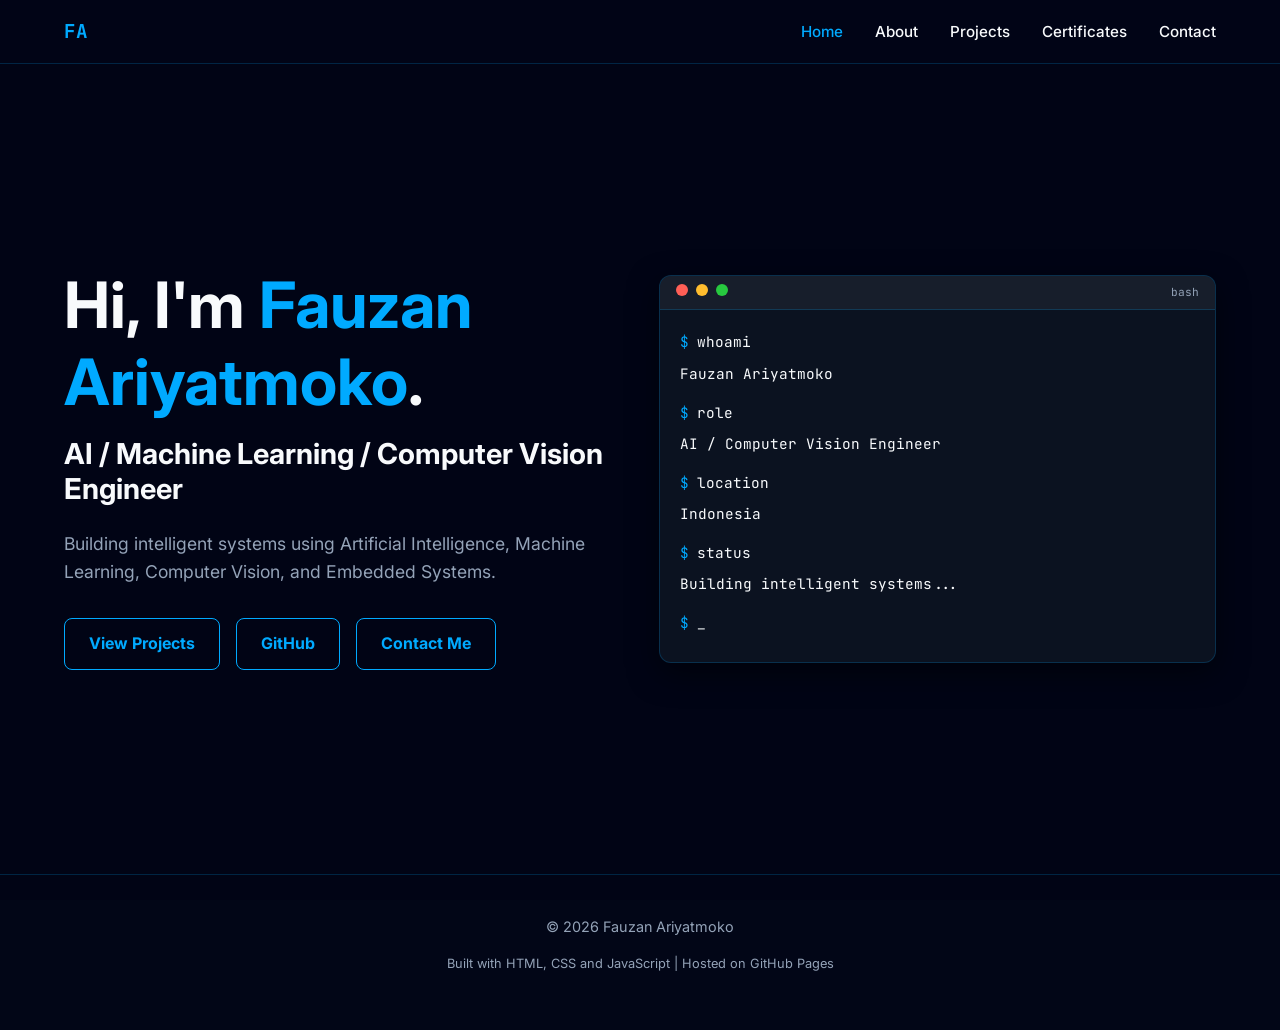
<file: index.html>
<!DOCTYPE html>
<html lang="en">
<head>
    <meta charset="UTF-8">
    <meta name="viewport" content="width=device-width, initial-scale=1.0">
    <meta name="description" content="Fauzan Ariyatmoko | AI / Machine Learning / Computer Vision Engineer Portfolio">
    <title>Fauzan Ariyatmoko | AI & Computer Vision Engineer</title>
    
    <!-- Fonts -->
    <link rel="preconnect" href="https://fonts.googleapis.com">
    <link rel="preconnect" href="https://fonts.gstatic.com" crossorigin>
    <link href="https://fonts.googleapis.com/css2?family=Inter:wght@400;700&family=JetBrains+Mono:wght@400;700&display=swap" rel="stylesheet">
    
    <!-- CSS -->
    <link rel="stylesheet" href="./css/style.css">
    <style>
        /* Phase 1 Specific Styles */
        #matrix-canvas {
            position: fixed;
            top: 0;
            left: 0;
            width: 100%;
            height: 100%;
            z-index: -1;
            pointer-events: none;
        }

        .navbar {
            position: sticky;
            top: 0;
            z-index: 100;
            background: rgba(2, 6, 23, 0.8);
            backdrop-filter: blur(10px);
            border-bottom: 1px solid var(--border-subtle);
            padding: 1rem 0;
        }

        .nav-container {
            display: flex;
            justify-content: space-between;
            align-items: center;
        }

        .nav-links {
            display: flex;
            gap: 2rem;
            list-style: none;
        }

        .nav-link {
            color: var(--text-primary);
            font-weight: 500;
            font-size: 0.95rem;
        }

        .nav-link:hover, .nav-link.active {
            color: var(--accent-primary);
        }

        .hero {
            min-height: 90vh;
            display: flex;
            align-items: center;
            justify-content: space-between;
            gap: 40px;
        }

        .hero-content {
            flex: 1;
        }

        .hero-terminal {
            flex: 1;
            background: var(--card-bg);
            border: 1px solid var(--border-subtle);
            border-radius: var(--card-radius);
            font-family: var(--font-mono);
            overflow: hidden;
            box-shadow: 0 10px 30px rgba(0, 0, 0, 0.5);
        }

        .terminal-header {
            background: rgba(255, 255, 255, 0.05);
            padding: 8px 16px;
            display: flex;
            gap: 8px;
            border-bottom: 1px solid var(--border-subtle);
        }

        .terminal-dot {
            width: 12px;
            height: 12px;
            border-radius: 50%;
        }

        .dot-red { background: #ff5f56; }
        .dot-yellow { background: #ffbd2e; }
        .dot-green { background: #27c93f; }

        .terminal-body {
            padding: 20px;
            font-size: 0.9rem;
        }

        .terminal-line { margin-bottom: 8px; }
        .terminal-prompt { color: var(--accent-primary); margin-right: 8px; }

        .btn {
            display: inline-block;
            padding: 12px 24px;
            border-radius: var(--radius);
            font-weight: 700;
            text-align: center;
            cursor: pointer;
            border: 1px solid transparent;
            transition: all 0.3s ease;
        }

        .btn-primary {
            background: transparent;
            border-color: var(--accent-primary);
            color: var(--accent-primary);
        }

        .btn-primary:hover {
            background: var(--accent-primary);
            color: var(--bg-primary);
            box-shadow: 0 0 15px var(--accent-primary);
        }

        .hero-buttons {
            display: flex;
            gap: 16px;
            margin-top: 32px;
        }

        @media (max-width: 992px) {
            .hero {
                flex-direction: column;
                text-align: center;
                padding-top: 40px;
            }
            .hero-buttons {
                justify-content: center;
            }
            .hero-terminal {
                width: 100%;
                text-align: left;
            }
        }

        .footer {
            padding: 40px 0;
            border-top: 1px solid var(--border-subtle);
            text-align: center;
            font-size: 0.9rem;
            color: var(--text-secondary);
        }
    </style>
</head>
<body>
    <canvas id="matrix-canvas"></canvas>

    <nav class="navbar">
        <div class="container nav-container">
            <a href="index.html" class="font-mono text-accent" style="font-weight: 700; font-size: 1.2rem;">FA</a>
            <ul class="nav-links">
                <li><a href="index.html" class="nav-link active">Home</a></li>
                <li><a href="about.html" class="nav-link">About</a></li>
                <li><a href="projects.html" class="nav-link">Projects</a></li>
                <li><a href="certificates.html" class="nav-link">Certificates</a></li>
                <li><a href="contact.html" class="nav-link">Contact</a></li>
            </ul>
        </div>
    </nav>

    <main>
        <section class="hero container">
            <div class="hero-content">
                <h1 style="font-size: clamp(2.5rem, 5vw, 4rem);">Hi, I'm <span class="text-accent">Fauzan Ariyatmoko</span>.</h1>
                <h2 style="font-size: clamp(1.2rem, 3vw, 1.8rem); margin-bottom: 24px;">AI / Machine Learning / Computer Vision Engineer</h2>
                <p style="font-size: 1.1rem; max-width: 600px;">
                    Building intelligent systems using Artificial Intelligence, Machine Learning, Computer Vision, and Embedded Systems.
                </p>
                <div class="hero-buttons">
                    <a href="projects.html" class="btn btn-primary">View Projects</a>
                    <a href="https://github.com" target="_blank" rel="noopener noreferrer" class="btn btn-primary">GitHub</a>
                    <a href="contact.html" class="btn btn-primary">Contact Me</a>
                </div>
            </div>
            
            <div class="hero-terminal">
                <div class="terminal-header">
                    <div class="terminal-dot dot-red"></div>
                    <div class="terminal-dot dot-yellow"></div>
                    <div class="terminal-dot dot-green"></div>
                    <span style="margin-left: auto; font-size: 0.7rem; color: var(--text-secondary);">bash</span>
                </div>
                <div class="terminal-body font-mono">
                    <div class="terminal-line"><span class="terminal-prompt">$</span>whoami</div>
                    <div class="terminal-line">Fauzan Ariyatmoko</div>
                    <div class="terminal-line" style="margin-top: 16px;"><span class="terminal-prompt">$</span>role</div>
                    <div class="terminal-line">AI / Computer Vision Engineer</div>
                    <div class="terminal-line" style="margin-top: 16px;"><span class="terminal-prompt">$</span>location</div>
                    <div class="terminal-line">Indonesia</div>
                    <div class="terminal-line" style="margin-top: 16px;"><span class="terminal-prompt">$</span>status</div>
                    <div class="terminal-line">Building intelligent systems...</div>
                    <div class="terminal-line" style="margin-top: 16px;"><span class="terminal-prompt">$</span><span class="cursor">_</span></div>
                </div>
            </div>
        </section>
    </main>

    <footer class="footer">
        <div class="container">
            <p>&copy; 2026 Fauzan Ariyatmoko</p>
            <p style="font-size: 0.8rem; margin-top: 8px;">Built with HTML, CSS and JavaScript | Hosted on GitHub Pages</p>
        </div>
    </footer>

    <!-- Scripts -->
    <script src="./js/matrix.js"></script>
    <script>
        // Inline cursor animation for Terminal
        setInterval(() => {
            const cursor = document.querySelector('.cursor');
            if (cursor) cursor.style.visibility = cursor.style.visibility === 'hidden' ? 'visible' : 'hidden';
        }, 500);
    </script>
</body>
</html>
</file>
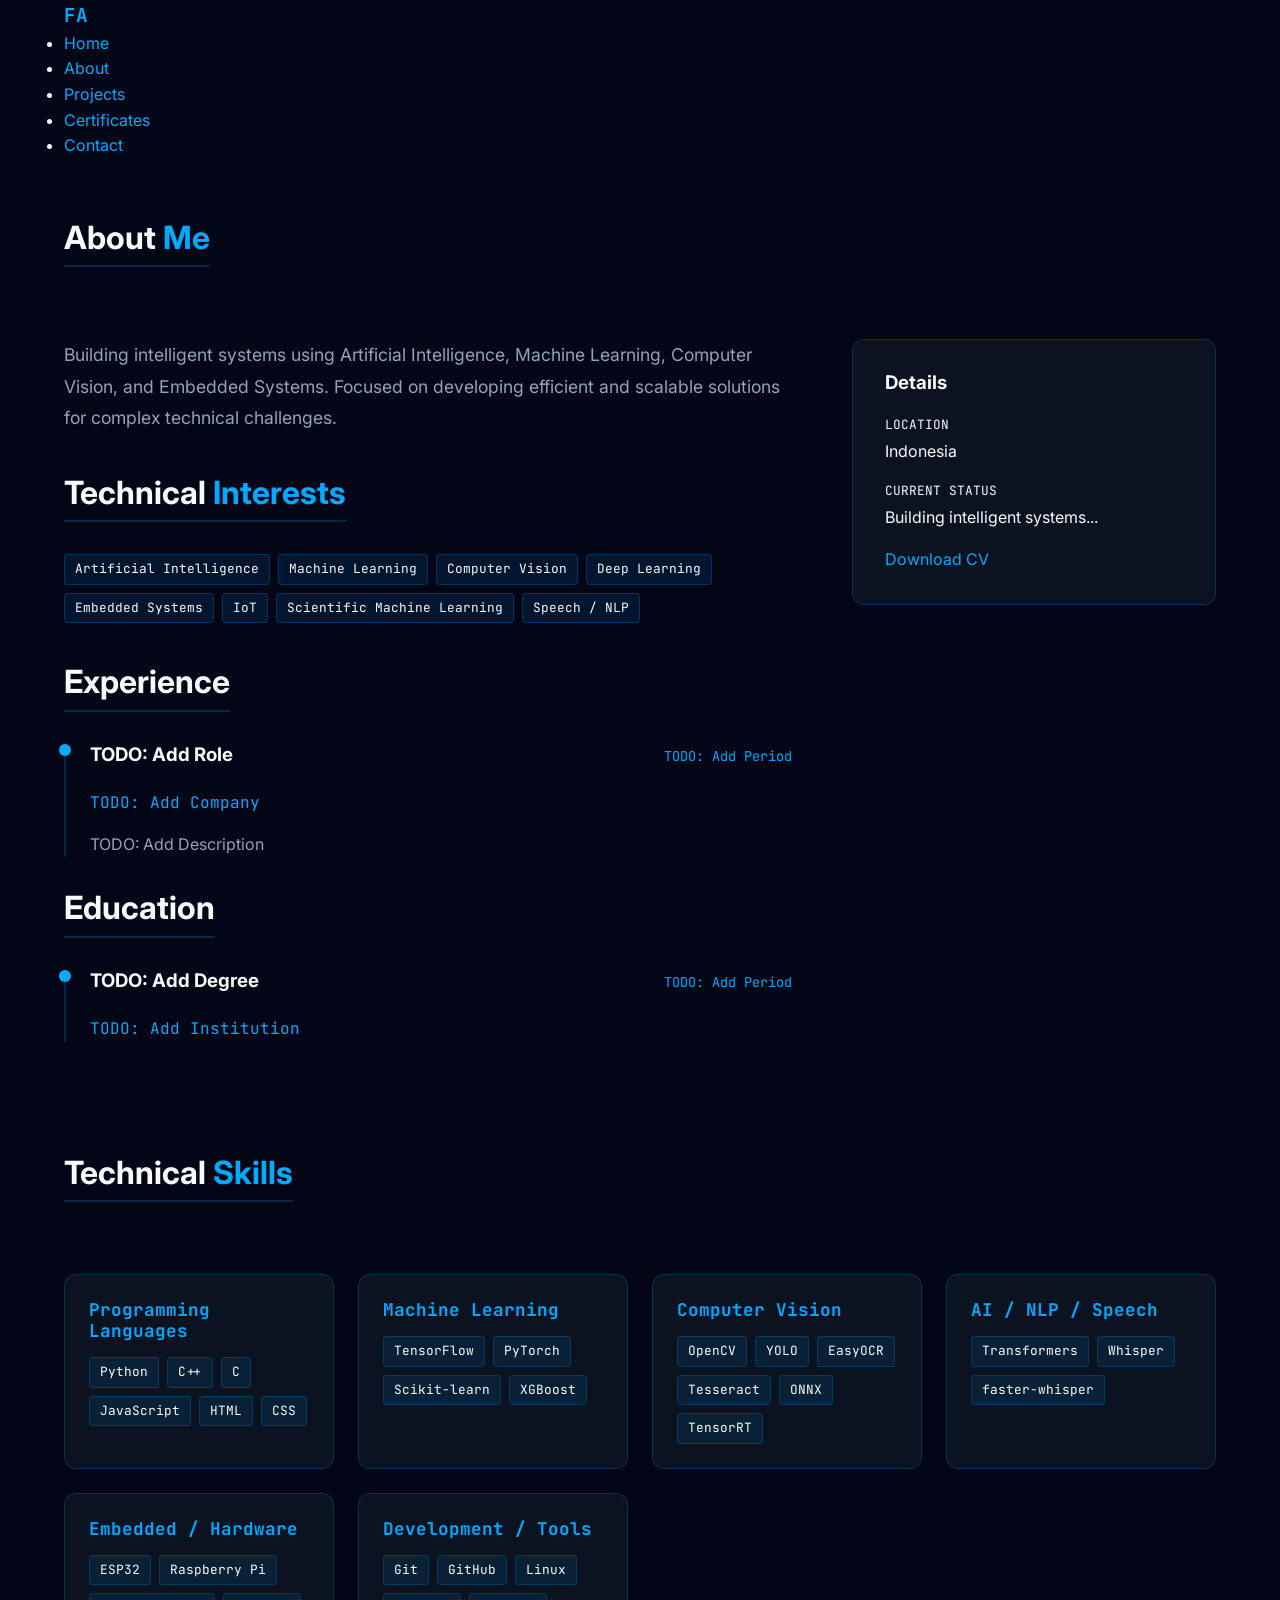
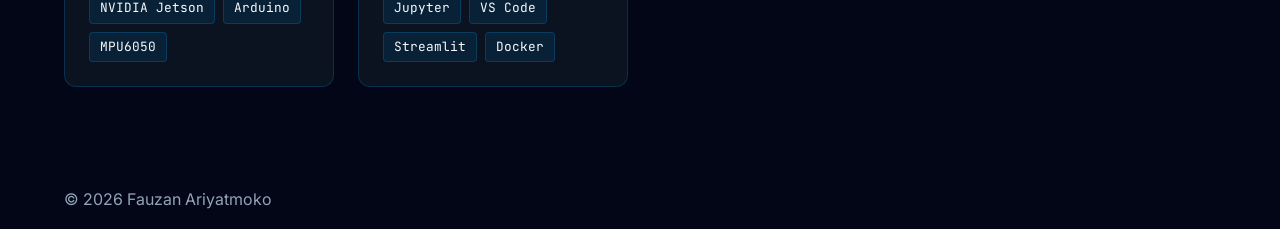
<file: about.html>
<!DOCTYPE html>
<html lang="en">
<head>
    <meta charset="UTF-8">
    <meta name="viewport" content="width=device-width, initial-scale=1.0">
    <meta name="description" content="About Fauzan Ariyatmoko | AI & Computer Vision Engineer">
    <title>About | Fauzan Ariyatmoko</title>
    
    <!-- Fonts -->
    <link rel="preconnect" href="https://fonts.googleapis.com">
    <link rel="preconnect" href="https://fonts.gstatic.com" crossorigin>
    <link href="https://fonts.googleapis.com/css2?family=Inter:wght@400;700&family=JetBrains+Mono:wght@400;700&display=swap" rel="stylesheet">
    
    <!-- CSS -->
    <link rel="stylesheet" href="./css/style.css">
    <style>
        .about-grid {
            display: grid;
            grid-template-columns: 2fr 1fr;
            gap: 60px;
            margin-top: 40px;
        }

        .section-title {
            font-size: 2rem;
            margin-bottom: 2rem;
            border-bottom: 2px solid var(--border-subtle);
            padding-bottom: 0.5rem;
            display: inline-block;
        }

        .tech-stack-grid {
            display: grid;
            grid-template-columns: repeat(auto-fill, minmax(250px, 1fr));
            gap: 24px;
            margin-top: 40px;
        }

        .tech-card {
            background: var(--card-bg);
            border: 1px solid var(--border-subtle);
            border-radius: var(--card-radius);
            padding: 24px;
            transition: all 0.3s ease;
        }

        .tech-card:hover {
            border-color: var(--accent-primary);
            transform: translateY(-5px);
            box-shadow: 0 5px 15px rgba(0, 170, 255, 0.1);
        }

        .tech-card h3 {
            color: var(--accent-primary);
            font-size: 1.1rem;
            margin-bottom: 1rem;
            font-family: var(--font-mono);
        }

        .skill-list {
            display: flex;
            flex-wrap: wrap;
            gap: 8px;
            list-style: none;
        }

        .skill-tag {
            background: rgba(0, 170, 255, 0.1);
            border: 1px solid var(--border-subtle);
            padding: 4px 10px;
            border-radius: 4px;
            font-size: 0.8rem;
            color: var(--text-primary);
            font-family: var(--font-mono);
        }

        .experience-item {
            margin-bottom: 32px;
            border-left: 2px solid var(--border-subtle);
            padding-left: 24px;
            position: relative;
        }

        .experience-item::before {
            content: '';
            position: absolute;
            left: -7px;
            top: 0;
            width: 12px;
            height: 12px;
            border-radius: 50%;
            background: var(--accent-primary);
        }

        .item-header {
            display: flex;
            justify-content: space-between;
            align-items: baseline;
            margin-bottom: 8px;
        }

        .item-period {
            font-size: 0.85rem;
            color: var(--accent-primary);
            font-family: var(--font-mono);
        }

        @media (max-width: 992px) {
            .about-grid {
                grid-template-columns: 1fr;
            }
        }
    </style>
</head>
<body>
    <nav class="navbar">
        <div class="container nav-container">
            <a href="index.html" class="font-mono text-accent" style="font-weight: 700; font-size: 1.2rem;">FA</a>
            <ul class="nav-links">
                <li><a href="index.html" class="nav-link">Home</a></li>
                <li><a href="about.html" class="nav-link active">About</a></li>
                <li><a href="projects.html" class="nav-link">Projects</a></li>
                <li><a href="certificates.html" class="nav-link">Certificates</a></li>
                <li><a href="contact.html" class="nav-link">Contact</a></li>
            </ul>
        </div>
    </nav>

    <main class="container" style="padding-top: 60px; padding-bottom: 100px;">
        <h1 class="section-title">About <span class="text-accent">Me</span></h1>
        
        <div class="about-grid">
            <div class="about-content">
                <p id="bio-text" style="font-size: 1.1rem; line-height: 1.8; margin-bottom: 40px;"></p>
                
                <h2 class="section-title">Technical <span class="text-accent">Interests</span></h2>
                <div id="interests-list" class="skill-list" style="margin-bottom: 40px;"></div>

                <h2 class="section-title">Experience</h2>
                <div id="experience-list"></div>

                <h2 class="section-title">Education</h2>
                <div id="education-list"></div>
            </div>
            
            <aside>
                <div style="background: var(--card-bg); border: 1px solid var(--border-subtle); border-radius: var(--card-radius); padding: 32px; position: sticky; top: 120px;">
                    <h3 style="margin-bottom: 20px;">Details</h3>
                    <div style="margin-bottom: 16px;">
                        <span class="text-secondary font-mono" style="font-size: 0.8rem; display: block; margin-bottom: 4px;">LOCATION</span>
                        <span id="profile-location"></span>
                    </div>
                    <div style="margin-bottom: 16px;">
                        <span class="text-secondary font-mono" style="font-size: 0.8rem; display: block; margin-bottom: 4px;">CURRENT STATUS</span>
                        <span>Building intelligent systems...</span>
                    </div>
                    <a href="assets/documents/cv.pdf" class="btn btn-primary" style="width: 100%; margin-top: 20px;" target="_blank">Download CV</a>
                </div>
            </aside>
        </div>

        <h2 class="section-title" style="margin-top: 80px;">Technical <span class="text-accent">Skills</span></h2>
        <div id="tech-stack" class="tech-stack-grid"></div>
    </main>

    <footer class="footer">
        <div class="container">
            <p>&copy; 2026 Fauzan Ariyatmoko</p>
        </div>
    </footer>

    <script type="module">
        import { profile } from './data/profile.js';
        import { element } from './js/utils.js';

        // Populate basic info
        document.getElementById('bio-text').textContent = profile.biography;
        document.getElementById('profile-location').textContent = profile.location;

        // Populate interests
        const interestsList = document.getElementById('interests-list');
        profile.interests.forEach(interest => {
            interestsList.appendChild(element('span', 'skill-tag', interest));
        });

        // Populate tech stack
        const techStackGrid = document.getElementById('tech-stack');
        profile.techStack.forEach(category => {
            const card = element('div', 'tech-card');
            card.appendChild(element('h3', '', category.category));
            const list = element('div', 'skill-list');
            category.skills.forEach(skill => {
                list.appendChild(element('span', 'skill-tag', skill));
            });
            card.appendChild(list);
            techStackGrid.appendChild(card);
        });

        // Populate experience
        const expList = document.getElementById('experience-list');
        profile.experience.forEach(exp => {
            const item = element('div', 'experience-item');
            const header = element('div', 'item-header');
            header.appendChild(element('h3', '', exp.role));
            header.appendChild(element('span', 'item-period', exp.period));
            item.appendChild(header);
            item.appendChild(element('p', 'text-accent font-mono', exp.company));
            item.appendChild(element('p', '', exp.description));
            expList.appendChild(item);
        });

        // Populate education
        const eduList = document.getElementById('education-list');
        profile.education.forEach(edu => {
            const item = element('div', 'experience-item');
            const header = element('div', 'item-header');
            header.appendChild(element('h3', '', edu.degree));
            header.appendChild(element('span', 'item-period', edu.period));
            item.appendChild(header);
            item.appendChild(element('p', 'text-accent font-mono', edu.institution));
            eduList.appendChild(item);
        });
    </script>
</body>
</html>
</file>
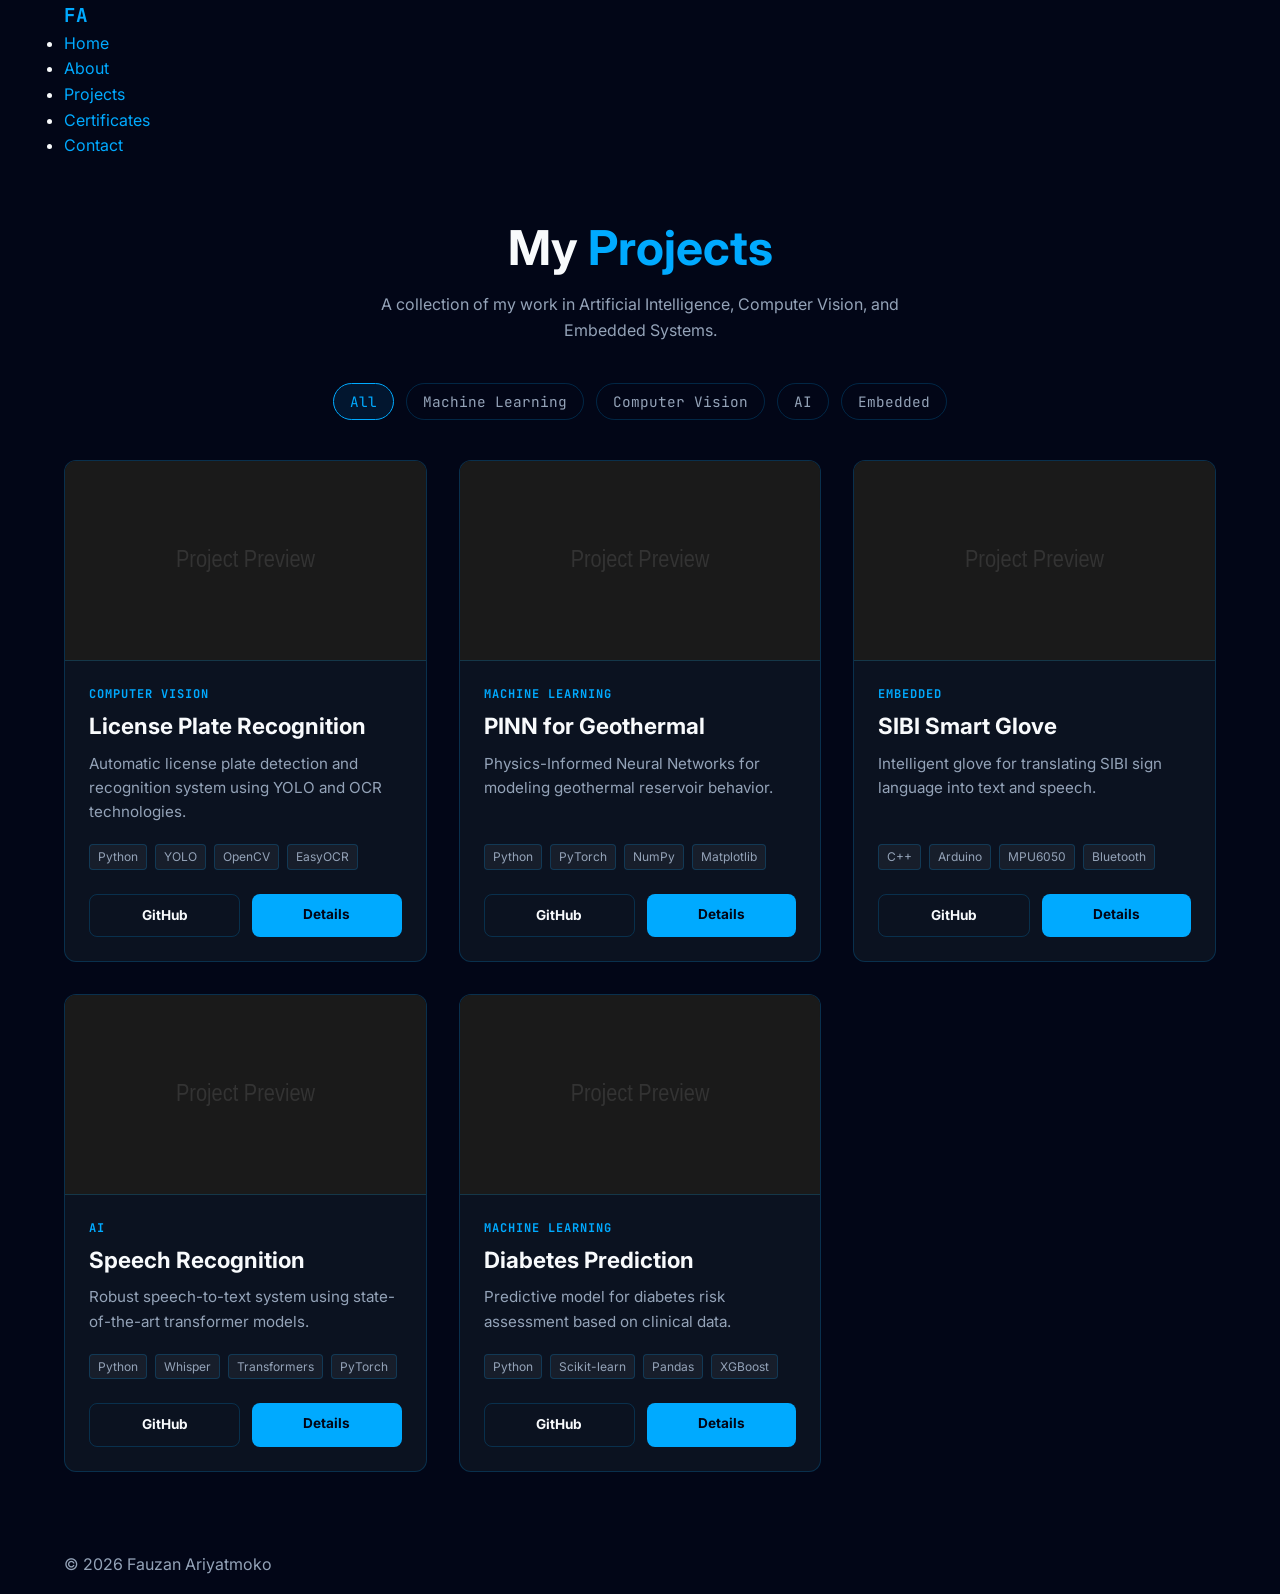
<file: projects.html>
<!DOCTYPE html>
<html lang="en">
<head>
    <meta charset="UTF-8">
    <meta name="viewport" content="width=device-width, initial-scale=1.0">
    <meta name="description" content="Projects by Fauzan Ariyatmoko | AI, ML, Computer Vision, Embedded Systems">
    <title>Projects | Fauzan Ariyatmoko</title>
    
    <!-- Fonts -->
    <link rel="preconnect" href="https://fonts.googleapis.com">
    <link rel="preconnect" href="https://fonts.gstatic.com" crossorigin>
    <link href="https://fonts.googleapis.com/css2?family=Inter:wght@400;700&family=JetBrains+Mono:wght@400;700&display=swap" rel="stylesheet">
    
    <!-- CSS -->
    <link rel="stylesheet" href="./css/style.css">
    <style>
        .filter-bar {
            display: flex;
            flex-wrap: wrap;
            gap: 12px;
            margin: 40px 0;
            justify-content: center;
        }

        .filter-btn {
            background: transparent;
            border: 1px solid var(--border-subtle);
            color: var(--text-secondary);
            padding: 8px 16px;
            border-radius: 20px;
            cursor: pointer;
            font-size: 0.9rem;
            transition: all 0.3s ease;
            font-family: var(--font-mono);
        }

        .filter-btn:hover, .filter-btn.active {
            border-color: var(--accent-primary);
            color: var(--accent-primary);
            background: rgba(0, 170, 255, 0.1);
        }

        .projects-grid {
            display: grid;
            grid-template-columns: repeat(auto-fill, minmax(350px, 1fr));
            gap: 32px;
            margin-bottom: 80px;
        }

        .project-card {
            background: var(--card-bg);
            border: 1px solid var(--border-subtle);
            border-radius: var(--card-radius);
            overflow: hidden;
            display: flex;
            flex-direction: column;
            transition: all 0.3s ease;
        }

        .project-card:hover {
            transform: translateY(-8px);
            border-color: var(--accent-primary);
            box-shadow: 0 10px 20px rgba(0, 0, 0, 0.4);
        }

        .project-image {
            width: 100%;
            height: 200px;
            background: #1a1a1a;
            object-fit: cover;
            border-bottom: 1px solid var(--border-subtle);
        }

        .project-info {
            padding: 24px;
            flex: 1;
            display: flex;
            flex-direction: column;
        }

        .project-category {
            font-size: 0.75rem;
            color: var(--accent-primary);
            text-transform: uppercase;
            letter-spacing: 1px;
            font-weight: 700;
            margin-bottom: 8px;
            font-family: var(--font-mono);
        }

        .project-title {
            font-size: 1.4rem;
            margin-bottom: 12px;
        }

        .project-desc {
            font-size: 0.95rem;
            color: var(--text-secondary);
            margin-bottom: 20px;
            flex: 1;
        }

        .project-tech {
            display: flex;
            flex-wrap: wrap;
            gap: 8px;
            margin-bottom: 24px;
        }

        .tech-tag {
            font-size: 0.75rem;
            padding: 2px 8px;
            border-radius: 4px;
            background: rgba(255, 255, 255, 0.05);
            border: 1px solid var(--border-subtle);
            color: var(--text-secondary);
        }

        .project-links {
            display: flex;
            gap: 12px;
        }

        .project-link {
            flex: 1;
            padding: 10px;
            font-size: 0.85rem;
            text-align: center;
            border-radius: var(--radius);
            font-weight: 700;
            transition: all 0.3s ease;
        }

        .link-github {
            border: 1px solid var(--border-subtle);
            color: var(--text-primary);
        }

        .link-github:hover {
            border-color: var(--text-primary);
            background: rgba(255, 255, 255, 0.05);
        }

        .link-details {
            background: var(--accent-primary);
            color: var(--bg-primary);
        }

        .link-details:hover {
            background: var(--accent-bright);
            box-shadow: 0 0 10px var(--accent-primary);
        }

        @media (max-width: 480px) {
            .projects-grid {
                grid-template-columns: 1fr;
            }
        }
    </style>
</head>
<body>
    <nav class="navbar">
        <div class="container nav-container">
            <a href="index.html" class="font-mono text-accent" style="font-weight: 700; font-size: 1.2rem;">FA</a>
            <ul class="nav-links">
                <li><a href="index.html" class="nav-link">Home</a></li>
                <li><a href="about.html" class="nav-link">About</a></li>
                <li><a href="projects.html" class="nav-link active">Projects</a></li>
                <li><a href="certificates.html" class="nav-link">Certificates</a></li>
                <li><a href="contact.html" class="nav-link">Contact</a></li>
            </ul>
        </div>
    </nav>

    <main class="container" style="padding-top: 60px;">
        <div style="text-align: center; margin-bottom: 40px;">
            <h1 style="font-size: 3rem; margin-bottom: 16px;">My <span class="text-accent">Projects</span></h1>
            <p style="color: var(--text-secondary); max-width: 600px; margin: 0 auto;">
                A collection of my work in Artificial Intelligence, Computer Vision, and Embedded Systems.
            </p>
        </div>

        <div id="filter-bar" class="filter-bar">
            <button class="filter-btn active" data-category="All">All</button>
            <button class="filter-btn" data-category="Machine Learning">Machine Learning</button>
            <button class="filter-btn" data-category="Computer Vision">Computer Vision</button>
            <button class="filter-btn" data-category="AI">AI</button>
            <button class="filter-btn" data-category="Embedded">Embedded</button>
        </div>

        <div id="projects-grid" class="projects-grid"></div>
    </main>

    <footer class="footer">
        <div class="container">
            <p>&copy; 2026 Fauzan Ariyatmoko</p>
        </div>
    </footer>

    <script type="module">
        import { projects } from './data/projects.js';
        import { element, externalLink } from './js/utils.js';

        const grid = document.getElementById('projects-grid');
        const filterBtns = document.querySelectorAll('.filter-btn');

        function renderProjects(category = 'All') {
            grid.innerHTML = '';
            const filtered = category === 'All' 
                ? projects 
                : projects.filter(p => p.category === category);

            filtered.forEach(p => {
                const card = element('div', 'project-card');
                
                // Placeholder for project image
                const img = element('img', 'project-image');
                img.src = 'data:image/svg+xml,%3Csvg xmlns="http://www.w3.org/2000/svg" width="100%25" height="200"%3E%3Crect width="100%25" height="100%25" fill="%231a1a1a"/%3E%3Ctext x="50%25" y="50%25" dominant-baseline="middle" text-anchor="middle" fill="%23333" font-family="sans-serif" font-size="20"%3EProject Preview%3C/text%3E%3C/svg%3E';
                img.alt = p.title;
                img.loading = 'lazy';
                card.appendChild(img);

                const info = element('div', 'project-info');
                info.appendChild(element('span', 'project-category', p.category));
                info.appendChild(element('h3', 'project-title', p.title));
                info.appendChild(element('p', 'project-desc', p.description));

                const tech = element('div', 'project-tech');
                p.technologies.forEach(t => tech.appendChild(element('span', 'tech-tag', t)));
                info.appendChild(tech);

                const links = element('div', 'project-links');
                
                const ghLink = externalLink('GitHub', p.github, 'project-link link-github');
                if (ghLink) links.appendChild(ghLink);

                const detLink = element('a', 'project-link link-details', 'Details');
                detLink.href = p.details;
                links.appendChild(detLink);

                info.appendChild(links);
                card.appendChild(info);
                grid.appendChild(card);
            });
        }

        filterBtns.forEach(btn => {
            btn.addEventListener('click', () => {
                filterBtns.forEach(b => b.classList.remove('active'));
                btn.classList.add('active');
                renderProjects(btn.dataset.category);
            });
        });

        // Initial render
        renderProjects();
    </script>
</body>
</html>
</file>
<file: css/style.css>
/* Base Styles & Design Tokens */

:root {
    /* Colors */
    --bg-primary: #020617;
    --bg-secondary: #050b14;
    --card-bg: #0b1220;
    --accent-primary: #00aaff;
    --accent-bright: #00d9ff;
    --text-primary: #f8fafc;
    --text-secondary: #94a3b8;
    --border-subtle: rgba(0, 170, 255, 0.20);
    
    /* Typography */
    --font-main: 'Inter', system-ui, -apple-system, sans-serif;
    --font-mono: 'JetBrains Mono', 'Fira Code', monospace;
    
    /* Spacing & Layout */
    --container-max-width: 1200px;
    --gutter: 24px;
    --gutter-mobile: 16px;
    --radius: 8px;
    --card-radius: 12px;
}

* {
    margin: 0;
    padding: 0;
    box-sizing: border-box;
}

html {
    scroll-behavior: smooth;
}

body {
    background-color: var(--bg-primary);
    color: var(--text-primary);
    font-family: var(--font-main);
    line-height: 1.6;
    overflow-x: hidden;
}

/* Scrollbar */
::-webkit-scrollbar {
    width: 8px;
}

::-webkit-scrollbar-track {
    background: var(--bg-primary);
}

::-webkit-scrollbar-thumb {
    background: var(--border-subtle);
    border-radius: 4px;
}

::-webkit-scrollbar-thumb:hover {
    background: var(--accent-primary);
}

/* Typography Helpers */
h1, h2, h3, h4, h5, h6 {
    line-height: 1.2;
    margin-bottom: 1rem;
    font-weight: 700;
}

p {
    margin-bottom: 1rem;
    color: var(--text-secondary);
}

a {
    color: var(--accent-primary);
    text-decoration: none;
    transition: color 0.3s ease;
}

a:hover {
    color: var(--accent-bright);
}

/* Layout Components */
.container {
    max-width: var(--container-max-width);
    margin: 0 auto;
    padding: 0 var(--gutter);
}

@media (max-width: 768px) {
    .container {
        padding: 0 var(--gutter-mobile);
    }
}

section {
    padding: 80px 0;
}

/* Utility Classes */
.text-accent { color: var(--accent-primary); }
.font-mono { font-family: var(--font-mono); }
.hidden { display: none !important; }
</file>
